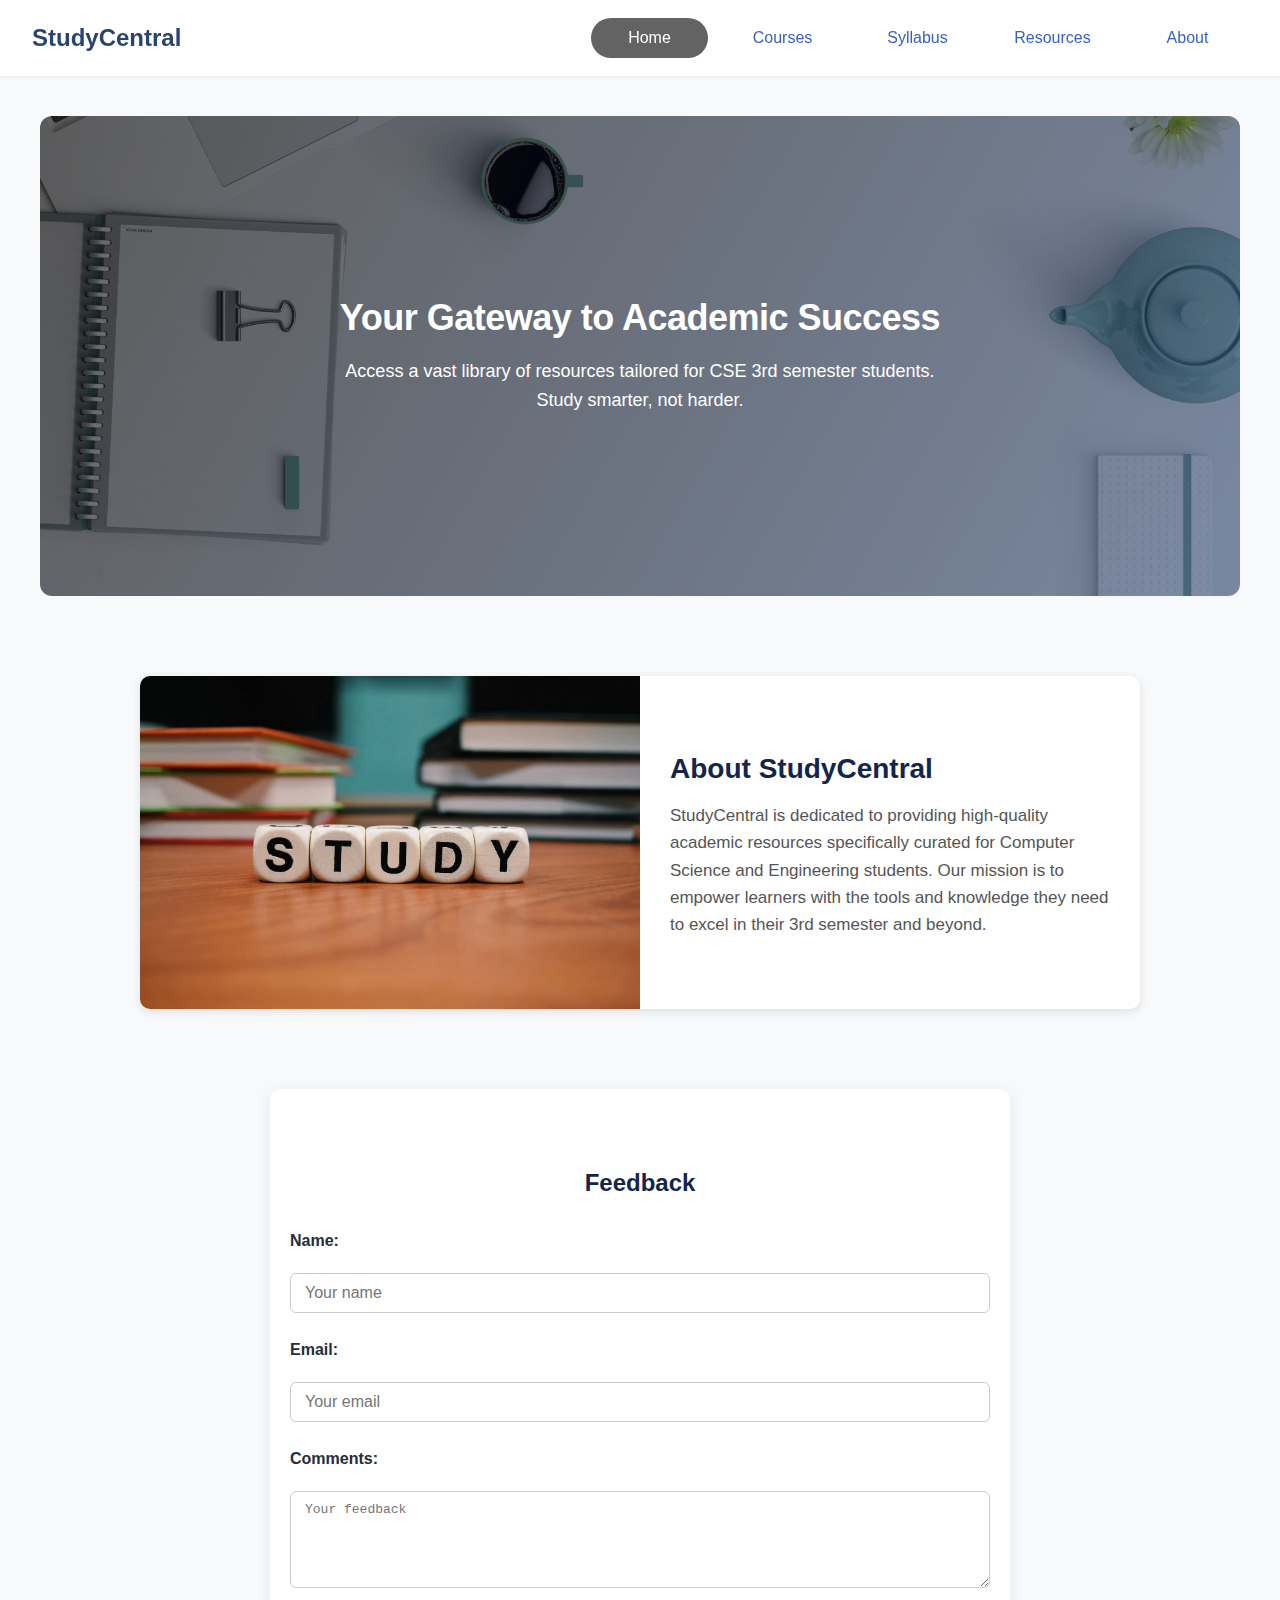
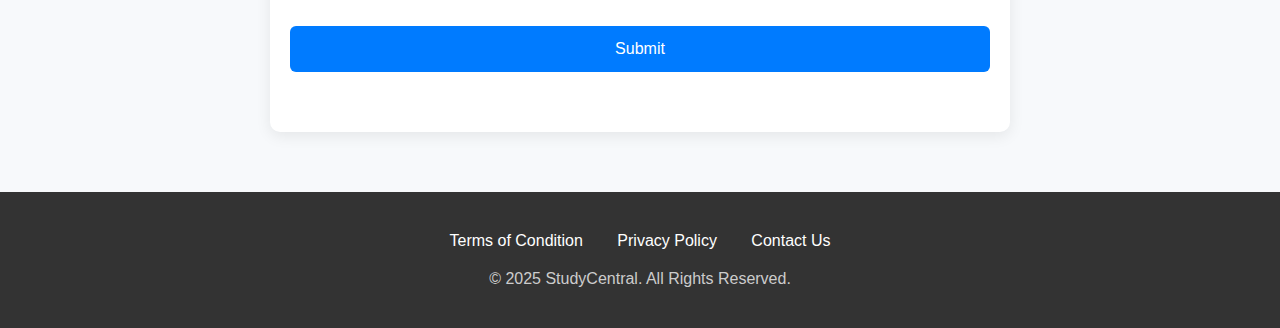
<file: index.html>
<!DOCTYPE html>
<html lang="en">
<head>
  <meta charset="UTF-8">
  <meta name="viewport" content="width=device-width, initial-scale=1.0">
  <title>StudyCentral</title>
  <link rel="stylesheet" href="common.css">
  <link rel="stylesheet" href="indexindex.css">
</head>

<body>

  <!-- Navigation Bar -->
<div class="simple-navbar">
  <div class="simple-logo">StudyCentral</div>
  <div class="simple-menu">
    <a href="index.html" rel="noopener noreferrer">Home</a>
    <a href="courses.html" target="_blank" rel="noopener noreferrer">Courses</a>
    <a href="syllabus.html" target="_blank" rel="noopener noreferrer">Syllabus</a>
    <a href="resources.html" target="_blank" rel="noopener noreferrer">Resources</a>
    <a href="about.html" target="_blank" rel="noopener noreferrer">About</a>
  </div>
</div>



  <!-- Hero Section -->
  <div class="hero">
    <div class="overlay">
      <h2>Your Gateway to Academic Success</h2>
      <p>Access a vast library of resources tailored for CSE 3rd semester students.<br>
         Study smarter, not harder.</p>
      <div class="hero-buttons">
        
       
      </div>
    </div>
  </div>

    <!-- About Section -->
 <!-- About Section -->
 <section class="about-section" id="about">
  <img src="study.jpg" alt="About StudyCentral">
  <div>
    <h2>About StudyCentral</h2>
    <p>StudyCentral is dedicated to providing high-quality academic resources specifically curated for Computer Science and Engineering students. Our mission is to empower learners with the tools and knowledge they need to excel in their 3rd semester and beyond.</p>
  </div>
</section>


  <!-- Feedback Section -->
  <section class="feedback-section" id="feedback">
    <h2>Feedback</h2>
    <form>
      <label for="name">Name:</label><br>
      <input type="text" id="name" name="name" placeholder="Your name" required><br>

      <label for="email">Email:</label><br>
      <input type="email" id="email" name="email" placeholder="Your email" required><br>

      <label for="comments">Comments:</label><br>
      <textarea id="comments" name="comments" rows="5" placeholder="Your feedback" required></textarea><br>

      <button type="submit">Submit</button>
    </form>
  </section>
  <!-- Footer Section -->
  <footer class="site-footer">
    <div class="footer-links">
      <a href="TOC.html">Terms of Condition</a>
      <a href="PP.html">Privacy Policy</a>
      <a href="contact.html">Contact Us</a>
    </div>
    <div class="copyright-text">
      &copy; 2025 StudyCentral. All Rights Reserved.
    </div>
  </footer>
<script>
  // Highlight the current page link in navbar
  const currentPage = window.location.pathname.split('/').pop();
  document.querySelectorAll('.simple-menu a').forEach(link => {
    const linkPage = link.getAttribute('href');
    if (linkPage === currentPage) {
      link.classList.add('active');
    }
  });
</script>

</body>
</html>
</file>
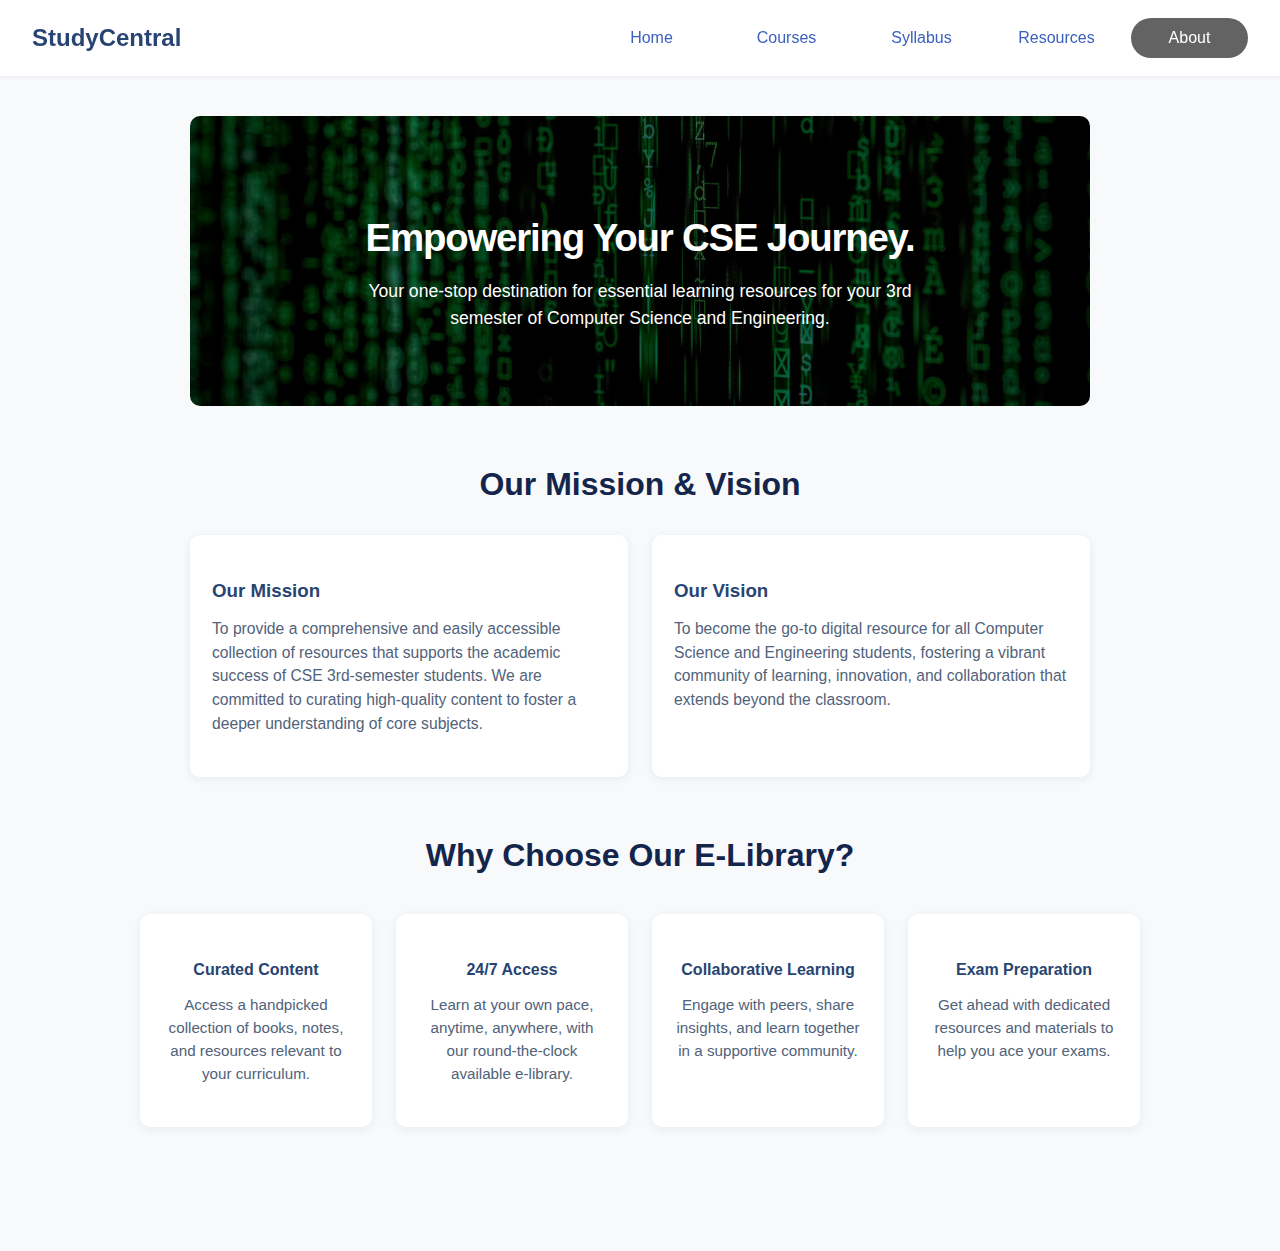
<file: about.html>
<!DOCTYPE html>
<html lang="en">
<head>
  <meta charset="UTF-8">
  <meta name="viewport" content="width=device-width, initial-scale=1.0">
  <title>About - StudyCentral</title>

  <link rel="stylesheet" href="common.css">
  <link rel="stylesheet" href="about.css">
</head>
<body>
 

    <!-- Navigation Bar -->
<div class="simple-navbar">
  <div class="simple-logo">StudyCentral</div>
  <div class="simple-menu">
    <a href="index.html" target="_blank" rel="noopener noreferrer">Home</a>
    <a href="courses.html" target="_blank" rel="noopener noreferrer">Courses</a>
    <a href="syllabus.html" target="_blank" rel="noopener noreferrer">Syllabus</a>
    <a href="resources.html" target="_blank" rel="noopener noreferrer">Resources</a>
    <a href="about.html"  rel="noopener noreferrer">About</a>
  </div>
</div>


  <main class="about-main">
    <!-- Hero Banner -->
    <section class="about-hero">
      <div class="about-hero-bg"></div>
      <div class="about-hero-text">
        <h1>Empowering Your CSE Journey.</h1>
        <p>Your one-stop destination for essential learning resources for your 3rd semester of Computer Science and Engineering.</p>
      </div>
    </section>

    <!-- Mission & Vision Section -->
    <section class="about-mission">
      <h2>Our Mission &amp; Vision</h2>
      <div class="about-cards-row">
        <div class="about-card">
          
          <h3>Our Mission</h3>
          <p>
            To provide a comprehensive and easily accessible collection of resources that supports the academic success of CSE 3rd-semester students. We are committed to curating high-quality content to foster a deeper understanding of core subjects.
          </p>
        </div>
        <div class="about-card">
         
          <h3>Our Vision</h3>
          <p>
            To become the go-to digital resource for all Computer Science and Engineering students, fostering a vibrant community of learning, innovation, and collaboration that extends beyond the classroom.
          </p>
        </div>
      </div>
    </section>

    <!-- Why Choose Us Section -->
    <section class="about-why">
      <h2>Why Choose Our E-Library?</h2>
      <div class="about-icons-row">
        <div class="about-icon-feature">
          
          <h4>Curated Content</h4>
          <p>Access a handpicked collection of books, notes, and resources relevant to your curriculum.</p>
        </div>
        <div class="about-icon-feature">
          
          <h4>24/7 Access</h4>
          <p>Learn at your own pace, anytime, anywhere, with our round-the-clock available e-library.</p>
        </div>
        <div class="about-icon-feature">
          
          <h4>Collaborative Learning</h4>
          <p>Engage with peers, share insights, and learn together in a supportive community.</p>
        </div>
        <div class="about-icon-feature">
         
          <h4>Exam Preparation</h4>
          <p>Get ahead with dedicated resources and materials to help you ace your exams.</p>
        </div>
      </div>
    </section>
  </main>
  <script>// Highlight the current page link in navbar
  const currentPage = window.location.pathname.split('/').pop();
  document.querySelectorAll('.simple-menu a').forEach(link => {
    const linkPage = link.getAttribute('href');
    if (linkPage === currentPage) {
      link.classList.add('active');
    }
  });
</script>
  

</body>
</html>
</file>
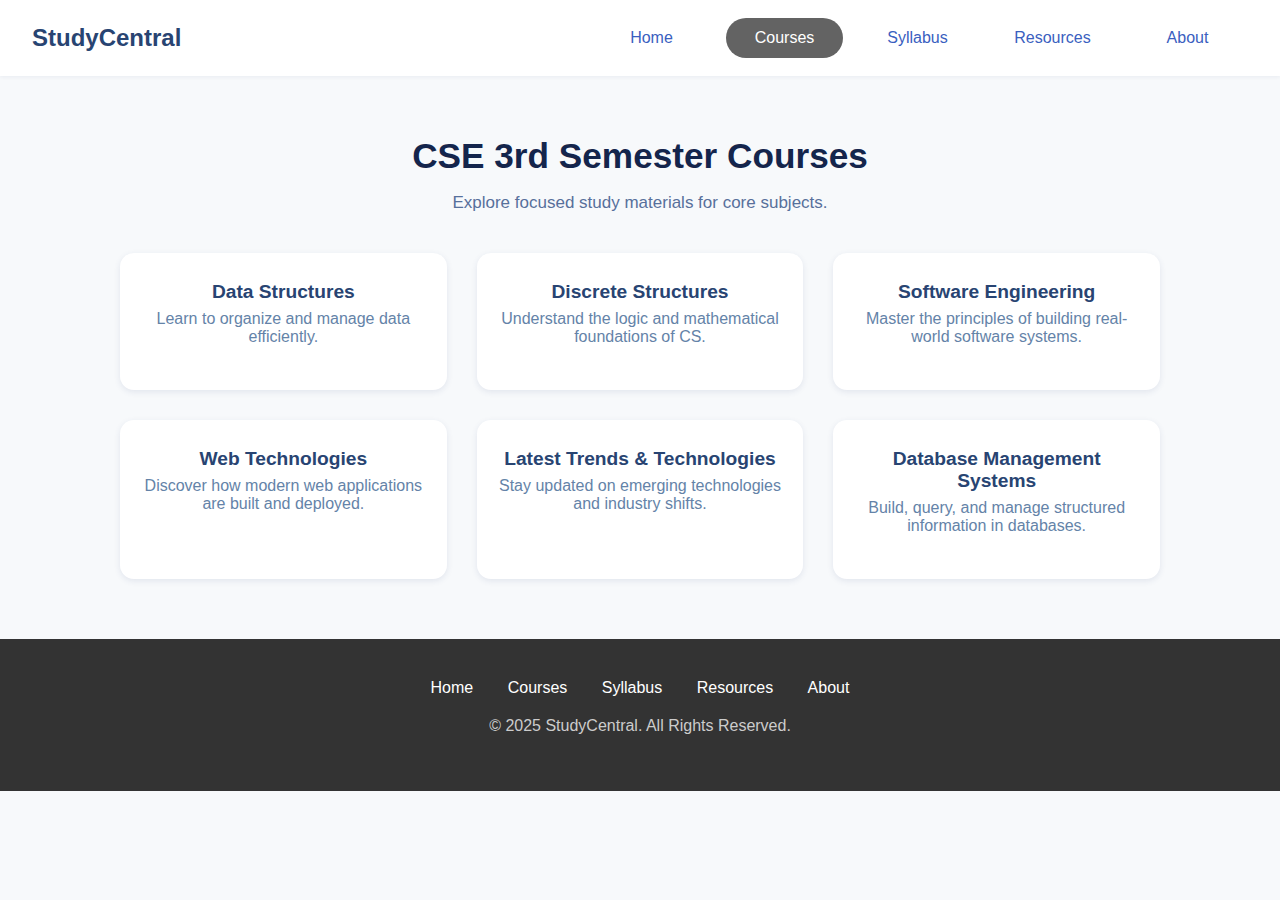
<file: courses.html>
<!DOCTYPE html>
<html lang="en">
<head>
  <meta charset="UTF-8">
  <meta name="viewport" content="width=device-width, initial-scale=1.0">
  <title>Courses - StudyCentral</title>
  <link rel="stylesheet" href="common.css">
  <link rel="stylesheet" href="courses.css">
</head>

<body>
  <!-- Simple Navigation  -->
 <div class="simple-navbar">
  <div class="simple-logo">StudyCentral</div>
  <div class="simple-menu">
    <a href="index.html" target="_blank" rel="noopener noreferrer">Home</a>
    <a href="courses.html" target="_blank" rel="noopener noreferrer">Courses</a>
    <a href="syllabus.html" target="_blank" rel="noopener noreferrer">Syllabus</a>
    <a href="resources.html" target="_blank" rel="noopener noreferrer">Resources</a>
    <a href="about.html" target="_blank" rel="noopener noreferrer">About</a>
  </div>
</div>



  <main class="courses-page-main">
    <h1>CSE 3rd Semester Courses</h1>
    <p class="subtitle">Explore focused study materials for core subjects.</p>
    <div class="course-grid">
      <div class="course-card">
        
        <div>
          <h2>Data Structures</h2>
          <p>Learn to organize and manage data efficiently.</p>
        </div>
      </div>
      <div class="course-card">
        
        <div>
          <h2>Discrete Structures</h2>
          <p>Understand the logic and mathematical foundations of CS.</p>
        </div>
      </div>
      <div class="course-card">
        
        <div>
          <h2>Software Engineering</h2>
          <p>Master the principles of building real-world software systems.</p>
        </div>
      </div>
      <div class="course-card">
        
        <div>
          <h2>Web Technologies</h2>
          <p>Discover how modern web applications are built and deployed.</p>
        </div>
      </div>
      <div class="course-card">
       
        <div>
          <h2>Latest Trends & Technologies</h2>
          <p>Stay updated on emerging technologies and industry shifts.</p>
        </div>
      </div>
      <div class="course-card">
        
        <div>
          <h2>Database Management Systems</h2>
          <p>Build, query, and manage structured information in databases.</p>
        </div>
      </div>
    </div>
  </main>
  <script>
  // Highlight the current page link in navbar
  const currentPage = window.location.pathname.split('/').pop();
  document.querySelectorAll('.simple-menu a').forEach(link => {
    const linkPage = link.getAttribute('href');
    if (linkPage === currentPage) {
      link.classList.add('active');
    }
  });
</script>
<footer class="site-footer">
    <div class="footer-links">
      <a href="index.html">Home</a>
      <a href="courses.html">Courses</a>
      <a href="syllabus.html">Syllabus</a>
      <a href="#">Resources</a>
      <a href="about.html">About</a>
    </div>
    <p class="copyright-text">© 2025 StudyCentral. All Rights Reserved.</p>
  </footer>

</body>
</html>
</file>
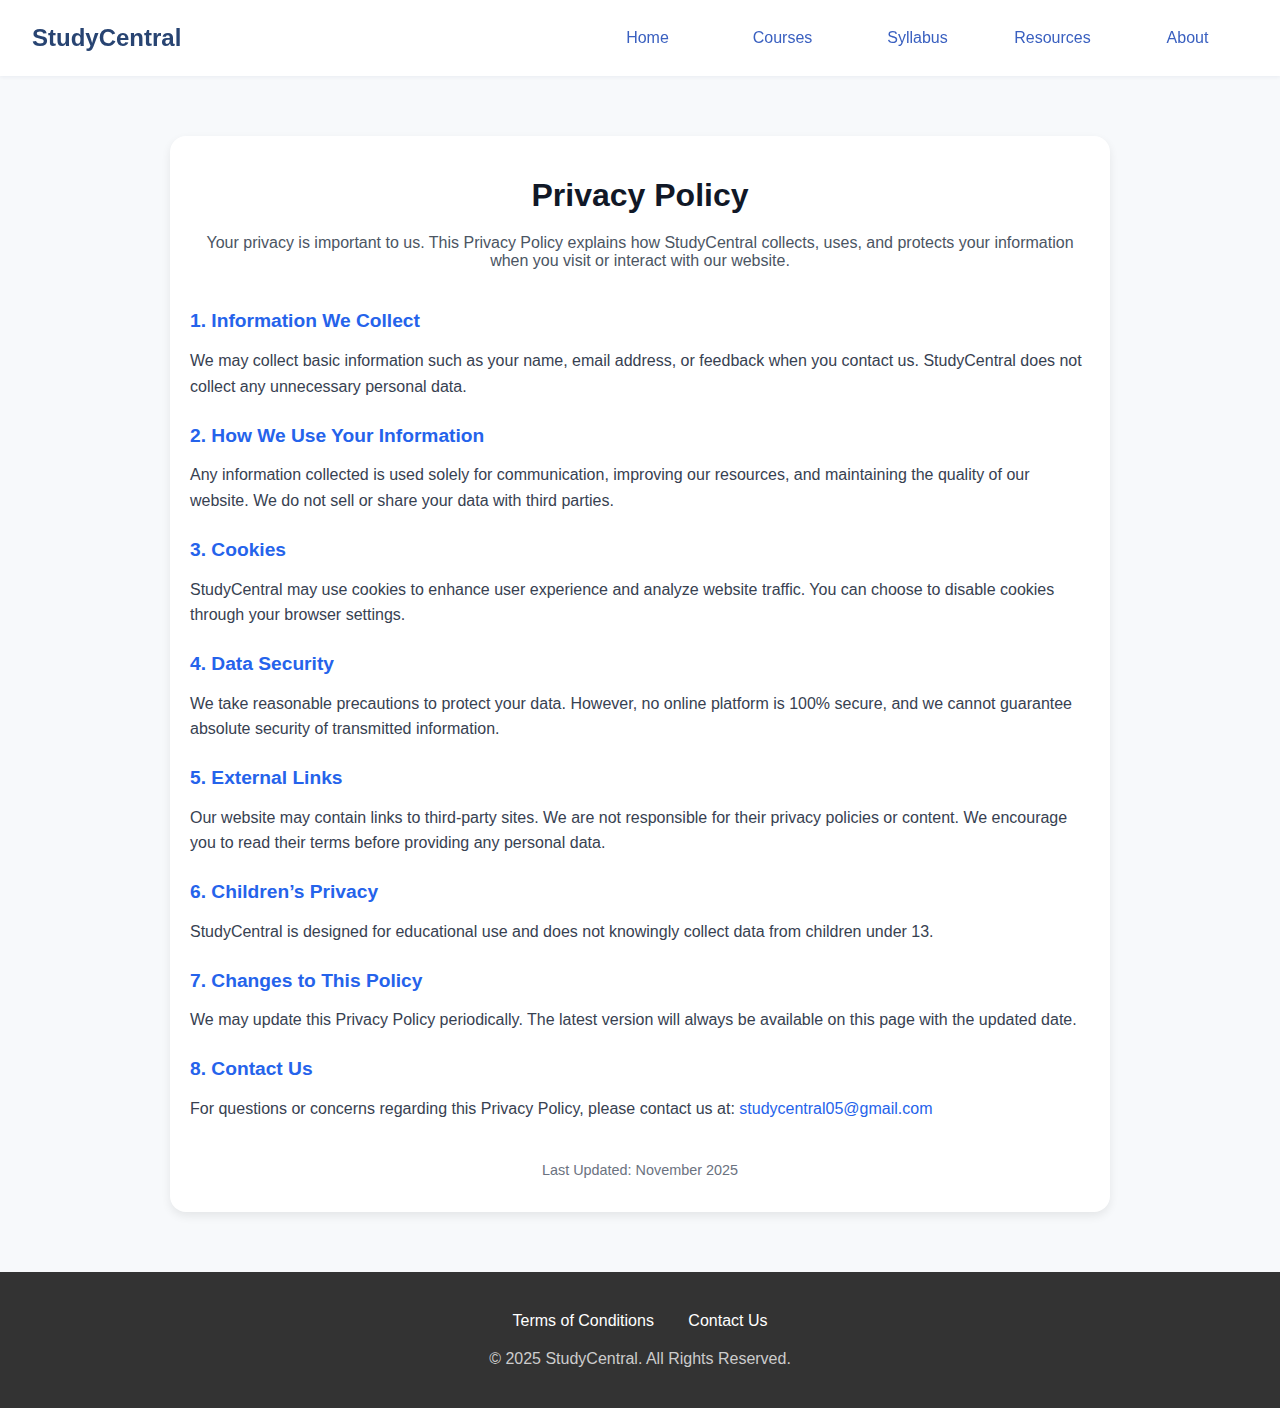
<file: PP.html>
<!DOCTYPE html>
<html lang="en">
<head>
  <meta charset="UTF-8" />
  <meta name="viewport" content="width=device-width, initial-scale=1.0" />
  <title>Privacy Policy - StudyCentral</title>
  <link rel="stylesheet" href="common.css" />
  <link rel="stylesheet" href="PP.css" />
</head>

<body>
  <!-- ===== NAVBAR ===== -->
  <!-- Simple Navigation  -->
 <div class="simple-navbar">
  <div class="simple-logo">StudyCentral</div>
  <div class="simple-menu">
    <a href="index.html"  rel="noopener noreferrer">Home</a>
    <a href="courses.html" target="_blank" rel="noopener noreferrer">Courses</a>
    <a href="syllabus.html" target="_blank" rel="noopener noreferrer">Syllabus</a>
    <a href="resources.html" target="_blank" rel="noopener noreferrer">Resources</a>
    <a href="about.html" target="_blank" rel="noopener noreferrer">About</a>
  </div>
</div>
  <!-- ===== PRIVACY SECTION ===== -->
  <section class="privacy-section">
    <h1>Privacy Policy</h1>
    <p class="intro">
      Your privacy is important to us. This Privacy Policy explains how StudyCentral collects, uses, and protects your information when you visit or interact with our website.
    </p>

    <div class="privacy-content">
      <h2>1. Information We Collect</h2>
      <p>
        We may collect basic information such as your name, email address, or feedback when you contact us. StudyCentral does not collect any unnecessary personal data.
      </p>

      <h2>2. How We Use Your Information</h2>
      <p>
        Any information collected is used solely for communication, improving our resources, and maintaining the quality of our website. We do not sell or share your data with third parties.
      </p>

      <h2>3. Cookies</h2>
      <p>
        StudyCentral may use cookies to enhance user experience and analyze website traffic. You can choose to disable cookies through your browser settings.
      </p>

      <h2>4. Data Security</h2>
      <p>
        We take reasonable precautions to protect your data. However, no online platform is 100% secure, and we cannot guarantee absolute security of transmitted information.
      </p>

      <h2>5. External Links</h2>
      <p>
        Our website may contain links to third-party sites. We are not responsible for their privacy policies or content. We encourage you to read their terms before providing any personal data.
      </p>

      <h2>6. Children’s Privacy</h2>
      <p>
        StudyCentral is designed for educational use and does not knowingly collect data from children under 13.
      </p>

      <h2>7. Changes to This Policy</h2>
      <p>
        We may update this Privacy Policy periodically. The latest version will always be available on this page with the updated date.
      </p>

      <h2>8. Contact Us</h2>
      <p>
        For questions or concerns regarding this Privacy Policy, please contact us at:
        <a href="mailto:studycentral05@gmail.com">studycentral05@gmail.com</a>
      </p>
    </div>

    <p class="last-updated">Last Updated: November 2025</p>
  </section>

   <!-- Footer Section -->
  <footer class="site-footer">
    <div class="footer-links">
      
      <a href="TOC.html">Terms of Conditions</a>
      <a href="contact.html">Contact Us</a>
    </div>
    <div class="copyright-text">
      &copy; 2025 StudyCentral. All Rights Reserved.
    </div>
  </footer>

  <!-- ===== SCRIPT ===== -->
  <script>
    const currentPage = window.location.pathname.split('/').pop();
    document.querySelectorAll('.simple-menu a').forEach(link => {
      if (link.getAttribute('href') === currentPage) link.classList.add('active');
    });
  </script>
</body>
</html>
</file>
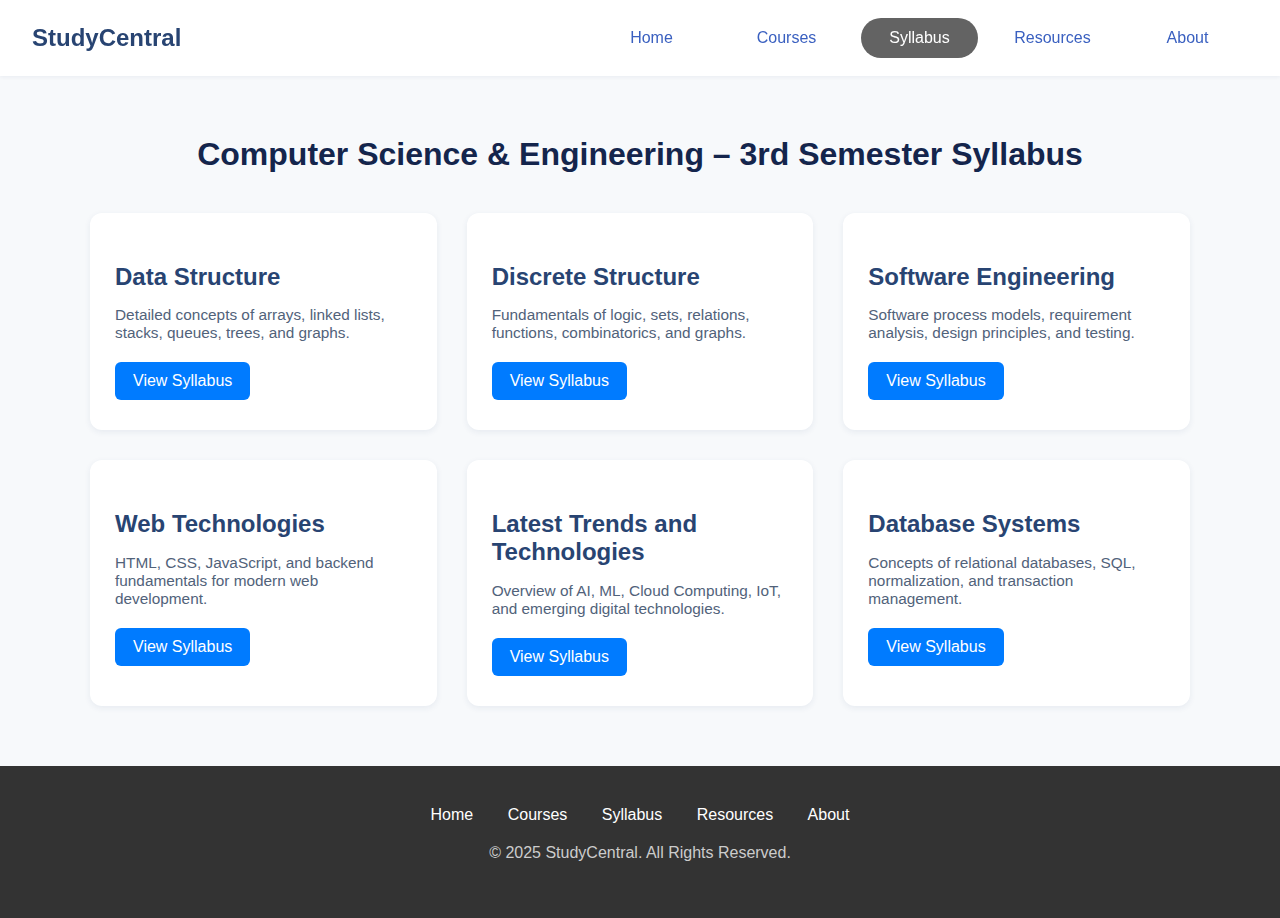
<file: syllabus.html>
<!DOCTYPE html>
<html lang="en">
<head>
  <meta charset="UTF-8">
  <meta name="viewport" content="width=device-width, initial-scale=1.0">
  <title>Syllabus - StudyCentral</title>
  <link rel="stylesheet" href="common.css">
  <link rel="stylesheet" href="syllabus.css">
</head>

<body>
  <!-- StudyCentral Navbar -->
 <div class="simple-navbar">
  <div class="simple-logo">StudyCentral</div>
  <div class="simple-menu">
    <a href="index.html" target="_blank" rel="noopener noreferrer">Home</a>
    <a href="courses.html" target="_blank" rel="noopener noreferrer">Courses</a>
    <a href="syllabus.html"  rel="noopener noreferrer">Syllabus</a>
    <a href="resources.html" target="_blank" rel="noopener noreferrer">Resources</a>
    <a href="about.html" target="_blank" rel="noopener noreferrer">About</a>
  </div>
</div>



  <!-- Syllabus Page Main -->
  <main class="syllabus-page">
    <h1>Computer Science & Engineering – 3rd Semester Syllabus</h1>

    <div class="syllabus-grid">
      <div class="syllabus-card">
        <h2>Data Structure</h2>
        <p>Detailed concepts of arrays, linked lists, stacks, queues, trees, and graphs.</p>
        <a href="ds.html" class="btn">View Syllabus</a>
      </div>

      <div class="syllabus-card">
        <h2>Discrete Structure</h2>
        <p>Fundamentals of logic, sets, relations, functions, combinatorics, and graphs.</p>
        <a href="discrete.html" class="btn">View Syllabus</a>
      </div>

      <div class="syllabus-card">
        <h2>Software Engineering</h2>
        <p>Software process models, requirement analysis, design principles, and testing.</p>
        <a href="se.html" class="btn">View Syllabus</a>
      </div>

      <div class="syllabus-card">
        <h2>Web Technologies</h2>
        <p>HTML, CSS, JavaScript, and backend fundamentals for modern web development.</p>
        <a href="web.html" class="btn">View Syllabus</a>
      </div>

      <div class="syllabus-card">
        <h2>Latest Trends and Technologies</h2>
        <p>Overview of AI, ML, Cloud Computing, IoT, and emerging digital technologies.</p>
        <a href="ltt.html" class="btn">View Syllabus</a>
      </div>

      <div class="syllabus-card">
        <h2>Database Systems</h2>
        <p>Concepts of relational databases, SQL, normalization, and transaction management.</p>
        <a href="db.html" class="btn">View Syllabus</a>
      </div>
    </div>
  </main>

  <!-- Footer -->
  <footer class="site-footer">
    <div class="footer-links">
      <a href="index.html">Home</a>
      <a href="courses.html">Courses</a>
      <a href="syllabus.html">Syllabus</a>
      <a href="#">Resources</a>
      <a href="about.html">About</a>
    </div>
    <p class="copyright-text">© 2025 StudyCentral. All Rights Reserved.</p>
  </footer>
  <script>
  // Highlight the current page link in navbar
  const currentPage = window.location.pathname.split('/').pop();
  document.querySelectorAll('.simple-menu a').forEach(link => {
    const linkPage = link.getAttribute('href');
    if (linkPage === currentPage) {
      link.classList.add('active');
    }
  });
</script>

</body>
</html>
</file>
<file: common.css>
/* ===== BASIC PAGE SETUP ===== */
body {
  margin: 0;
  font-family: Arial, sans-serif;
  background: #f7f9fb;
  color: #232d3b;
}

/* ===== UNIVERSAL NAVBAR (used across all pages) ===== */
.simple-navbar {
  position: sticky;
  top: 0;
  z-index: 1000;
  background: #fff;
  padding: 18px 32px;
  display: flex;
  align-items: center;
  justify-content: space-between;
  box-shadow: 0 1px 4px rgba(40,60,120,0.07);
}

.simple-logo {
  font-weight: bold;
  font-size: 1.5em;
  color: #284472;
  text-decoration: none;
}

.simple-menu {
  display: flex;
  gap: 14px;
}

.simple-menu a {
  display: inline-block;
  color: #3a60c0;
  text-decoration: none;
  font-size: 1em;
  font-weight: 500;
  padding: 8px 18px;
  border-radius: 20px;
  transition: background-color 0.3s ease, color 0.3s ease;
  line-height: 1.5;
  min-width: 85px;
  text-align: center;
}

.simple-menu a:hover {
  background-color: rgba(0, 0, 0, 0.08);
  color: #000;
}

.simple-menu a.active {
  background-color: #636363; /* Capsule color */
  color: #fff;
  border-radius: 20px;
  padding: 8px 16px;
  transition: 0.3s ease;
}


/* ===== FOOTER ===== */
.site-footer {
  background-color: #333;
  color: #ccc;
  padding: 40px 20px;
  text-align: center;
  margin-top: 60px;
}

.footer-links {
  margin-bottom: 20px;
}

.footer-links a {
  color: #fff;
  text-decoration: none;
  margin: 0 15px;
  transition: color 0.3s ease;
}

.footer-links a:hover {
  color: #007BFF;
}

/* ===== RESPONSIVE ===== */
@media (max-width: 700px) {
  .simple-navbar {
    flex-direction: column;
    align-items: flex-start;
    padding: 14px 20px;
  }

  .simple-menu {
    margin-top: 10px;
    flex-wrap: wrap;
  }

  .simple-menu a {
    margin: 8px 12px 0 0;
  }
}
</file>
<file: indexindex.css>
/* ===== HERO SECTION ===== */
.hero {
  position: relative;
  background-image: url('table.jpg');
  background-size: cover;
  background-position: center;
  height: 480px;
  display: flex;
  justify-content: center;
  align-items: center;
  border-radius: 12px;
  margin: 40px;
  overflow: hidden;
}

.hero::before {
  content: "";
  position: absolute;
  inset: 0;
  background: linear-gradient(120deg, rgba(0, 0, 0, 0.6), rgba(0, 30, 80, 0.5));
  animation: gradientMove 6s ease-in-out infinite alternate;
}

@keyframes gradientMove {
  0% { background-position: left; }
  100% { background-position: right; }
}

.overlay {
  position: relative;
  color: white;
  text-align: center;
  padding: 50px;
  z-index: 1;
  animation: fadeIn 1.5s ease-in;
}

@keyframes fadeIn {
  from { opacity: 0; transform: translateY(30px); }
  to { opacity: 1; transform: translateY(0); }
}

.overlay h2 {
  font-size: 36px;
  margin-bottom: 15px;
  letter-spacing: -0.5px;
}

.overlay p {
  font-size: 18px;
  margin-bottom: 30px;
  line-height: 1.6;
}

.hero-buttons {
  display: flex;
  justify-content: center;
  gap: 15px;
}

.hero-buttons button {
  padding: 12px 28px;
  font-size: 16px;
  border-radius: 6px;
  border: none;
  cursor: pointer;
  transition: 0.3s ease;
}

.hero-buttons .blue {
  background-color: #007bff;
  color: white;
}

.hero-buttons .blue:hover {
  background-color: #0056b3;
  transform: translateY(-3px);
}

.hero-buttons .white {
  background-color: white;
  color: #111;
}

.hero-buttons .white:hover {
  background-color: #f0f0f0;
  transform: translateY(-3px);
}

/* ===== ABOUT SECTION ===== */
.about-section {
  display: flex;
  flex-wrap: wrap;
  align-items: center;
  justify-content: space-between;
  max-width: 1000px;
  margin: 80px auto;
  background: #fff;
  border-radius: 10px;
  box-shadow: 0 3px 10px rgba(0,0,0,0.1);
  overflow: hidden;
  transition: 0.3s ease;
}

.about-section:hover {
  transform: translateY(-4px);
}

.about-section img {
  width: 50%;
  min-width: 300px;
  height: 100%;
  object-fit: cover;
}

.about-section div {
  flex: 1;
  padding: 40px 30px;
}

.about-section h2 {
  text-align: left;
  font-size: 28px;
  color: #14254c;
  margin-bottom: 15px;
}

.about-section p {
  font-size: 17px;
  color: #555;
  line-height: 1.6;
}

/* ===== FEEDBACK SECTION ===== */
.feedback-section {
  padding: 60px 20px;
  max-width: 700px;
  margin: 60px auto;
  background-color: #ffffff;
  border-radius: 10px;
  box-shadow: 0 4px 15px rgba(0,0,0,0.08);
  transition: 0.3s ease;
}

.feedback-section:hover {
  transform: translateY(-3px);
}

.feedback-section h2 {
  text-align: center;
  margin-bottom: 25px;
  color: #14254c;
}

.feedback-section form {
  display: flex;
  flex-direction: column;
}

.feedback-section label {
  font-weight: 600;
  margin: 10px 0 5px;
}

.feedback-section input,
.feedback-section textarea {
  padding: 10px 14px;
  border: 1px solid #ccc;
  border-radius: 6px;
  font-size: 1em;
  transition: 0.3s;
}

.feedback-section input:focus,
.feedback-section textarea:focus {
  border-color: #007bff;
  box-shadow: 0 0 4px rgba(0,123,255,0.4);
  outline: none;
}

.feedback-section button {
  margin-top: 20px;
  padding: 14px;
  background-color: #007BFF;
  color: #fff;
  font-size: 1em;
  border: none;
  border-radius: 6px;
  cursor: pointer;
  transition: 0.3s;
}

.feedback-section button:hover {
  background-color: #0056b3;
  box-shadow: 0 3px 8px rgba(0,0,0,0.2);
}

/* ===== RESPONSIVE ===== */
@media (max-width: 768px) {
  .about-section {
    flex-direction: column;
  }
  .about-section img {
    width: 100%;
  }
}
</file>
<file: about.css>
/* ===== ABOUT PAGE ===== */
.about-main {
  max-width: 1200px;
  margin: 0 auto;
  padding: 0 16px 64px 16px;
}

/* ----- HERO SECTION ----- */
.about-hero {
  position: relative;
  border-radius: 10px;
  overflow: hidden;
  margin: 40px auto 32px auto;
  min-height: 290px;
  display: flex;
  align-items: center;
  justify-content: center;
  max-width: 900px;
}

.about-hero-bg {
  background-image: url('coding.jpg');
  background-size: cover;
  background-position: center;
  width: 100%;
  height: 290px;
  filter: brightness(0.56);
  position: absolute;
  inset: 0;
  z-index: 0;
}

.about-hero-text {
  z-index: 1;
  text-align: center;
  color: #fff;
  padding: 48px 16px;
}

.about-hero h1 {
  font-size: 2.4em;
  font-weight: bold;
  margin-bottom: 18px;
  letter-spacing: -1.2px;
}

.about-hero p {
  font-size: 1.1em;
  max-width: 600px;
  margin: 0 auto;
  line-height: 1.5;
}

/* ----- MISSION & VISION ----- */
.about-mission {
  margin: 60px auto;
  max-width: 900px;
  text-align: center;
}

.about-mission h2 {
  font-size: 2em;
  color: #14254c;
  margin-bottom: 32px;
}

.about-cards-row {
  display: flex;
  flex-wrap: wrap;
  gap: 24px;
  justify-content: center;
}

.about-card {
  background: #fff;
  border-radius: 10px;
  padding: 26px 22px;
  box-shadow: 0 2px 8px rgba(40,60,120,0.08);
  flex: 1 1 380px;
  text-align: left;
}

.about-card h3 {
  color: #284472;
  margin-bottom: 12px;
}

.about-card p {
  color: #51627a;
  line-height: 1.5;
  font-size: 0.98em;
}

/* ----- WHY CHOOSE US ----- */
.about-why {
  margin: 60px auto;
  max-width: 1000px;
  text-align: center;
}

.about-why h2 {
  font-size: 2em;
  color: #14254c;
  margin-bottom: 40px;
}

.about-icons-row {
  display: grid;
  grid-template-columns: repeat(auto-fit, minmax(220px, 1fr));
  gap: 24px;
}

.about-icon-feature {
  background: #fff;
  border-radius: 10px;
  padding: 26px 22px;
  box-shadow: 0 2px 8px rgba(40,60,120,0.08);
  transition: 0.3s;
}

.about-icon-feature:hover {
  transform: translateY(-5px);
  box-shadow: 0 6px 14px rgba(40,60,120,0.12);
}

.about-icon-feature h4 {
  color: #284472;
  margin-bottom: 10px;
}

.about-icon-feature p {
  color: #51627a;
  font-size: 0.95em;
  line-height: 1.5;
}

/* ===== FOOTER ===== */
.site-footer {
  background-color: #333;
  color: #ccc;
  padding: 40px 20px;
  text-align: center;
  margin-top: 60px;
}

.footer-links {
  margin-bottom: 20px;
}

.footer-links a {
  color: #fff;
  text-decoration: none;
  margin: 0 15px;
  transition: color 0.3s ease;
}

.footer-links a:hover {
  color: #007BFF;
}

/* ===== RESPONSIVE ===== */
@media (max-width: 700px) {
  .about-cards-row {
    flex-direction: column;
  }

  .about-hero h1 {
    font-size: 1.8em;
  }

  .about-why h2 {
    font-size: 1.6em;
  }

  .about-icon-feature {
    padding: 20px;
  }
}
</file>
<file: courses.css>
/* ===== COURSES PAGE ===== */
.courses-page-main {
  max-width: 1040px;
  margin: 60px auto;
  padding: 0 20px;
  text-align: center;
}

.courses-page-main h1 {
  font-size: 2.2em;
  color: #14254c;
  margin-bottom: 8px;
}

.courses-page-main .subtitle {
  color: #57709b;
  margin-bottom: 40px;
  font-size: 17px;
}

.course-grid {
  display: grid;
  grid-template-columns: repeat(auto-fit, minmax(295px, 1fr));
  gap: 30px;
}

.course-card {
  background: #fff;
  border-radius: 14px;
  box-shadow: 0 2px 6px rgba(40,60,120,0.1);
  padding: 28px 20px;
  transition: 0.3s;
}

.course-card:hover {
  transform: translateY(-5px);
  box-shadow: 0 6px 15px rgba(40,60,120,0.15);
}

.course-card h2 {
  margin: 0;
  color: #284472;
  font-size: 1.2em;
}

.course-card p {
  color: #6483a8;
  font-size: 1em;
  margin-top: 7px;
}
/* ===== FOOTER ===== */
.site-footer {
  background-color: #333;
  color: #ccc;
  padding: 40px 20px;
  text-align: center;
  margin-top: 60px;
}

.footer-links {
  margin-bottom: 20px;
}

.footer-links a {
  color: #fff;
  text-decoration: none;
  margin: 0 15px;
  transition: color 0.3s ease;
}

.footer-links a:hover {
  color: #007BFF;
}
</file>
<file: PP.css>
.privacy-section {
  max-width: 900px;
  margin: 60px auto;
  padding: 20px;
  background: #ffffff;
  border-radius: 16px;
  box-shadow: 0 4px 10px rgba(0,0,0,0.08);
  color: #1f2937;
}

.privacy-section h1 {
  text-align: center;
  margin-bottom: 20px;
  font-size: 2rem;
  color: #111827;
}

.privacy-section .intro {
  text-align: center;
  font-size: 1rem;
  color: #4b5563;
  margin-bottom: 40px;
}

.privacy-content h2 {
  margin-top: 25px;
  color: #2563eb;
  font-size: 1.2rem;
}

.privacy-content p {
  margin-top: 8px;
  color: #374151;
  line-height: 1.6;
}

.privacy-content a {
  color: #2563eb;
  text-decoration: none;
}

.privacy-content a:hover {
  text-decoration: underline;
}

.last-updated {
  text-align: center;
  font-size: 0.9rem;
  color: #6b7280;
  margin-top: 40px;
}
</file>
<file: syllabus.css>
/* ===== SYLLABUS PAGE ===== */
.syllabus-page {
  max-width: 1100px;
  margin: 60px auto;
  padding: 0 20px;
  text-align: center;
}

.syllabus-page h1 {
  font-size: 2em;
  color: #14254c;
  margin-bottom: 40px;
}

.syllabus-grid {
  display: grid;
  grid-template-columns: repeat(auto-fit, minmax(300px, 1fr));
  gap: 30px;
}

.syllabus-card {
  background: #fff;
  border-radius: 12px;
  padding: 30px 25px;
  box-shadow: 0 2px 6px rgba(40,60,120,0.08);
  transition: 0.25s;
  text-align: left;
}

.syllabus-card:hover {
  transform: translateY(-5px);
  box-shadow: 0 6px 18px rgba(40,60,120,0.12);
}

.syllabus-card h2 {
  color: #284472;
  margin-bottom: 10px;
}

.syllabus-card p {
  color: #51627a;
  font-size: 0.96em;
  margin-bottom: 20px;
}

.btn {
  display: inline-block;
  padding: 10px 18px;
  background-color: #007bff;
  color: white;
  border-radius: 6px;
  text-decoration: none;
  transition: 0.3s;
}

.btn:hover {
  background-color: #0056b3;
}
</file>
